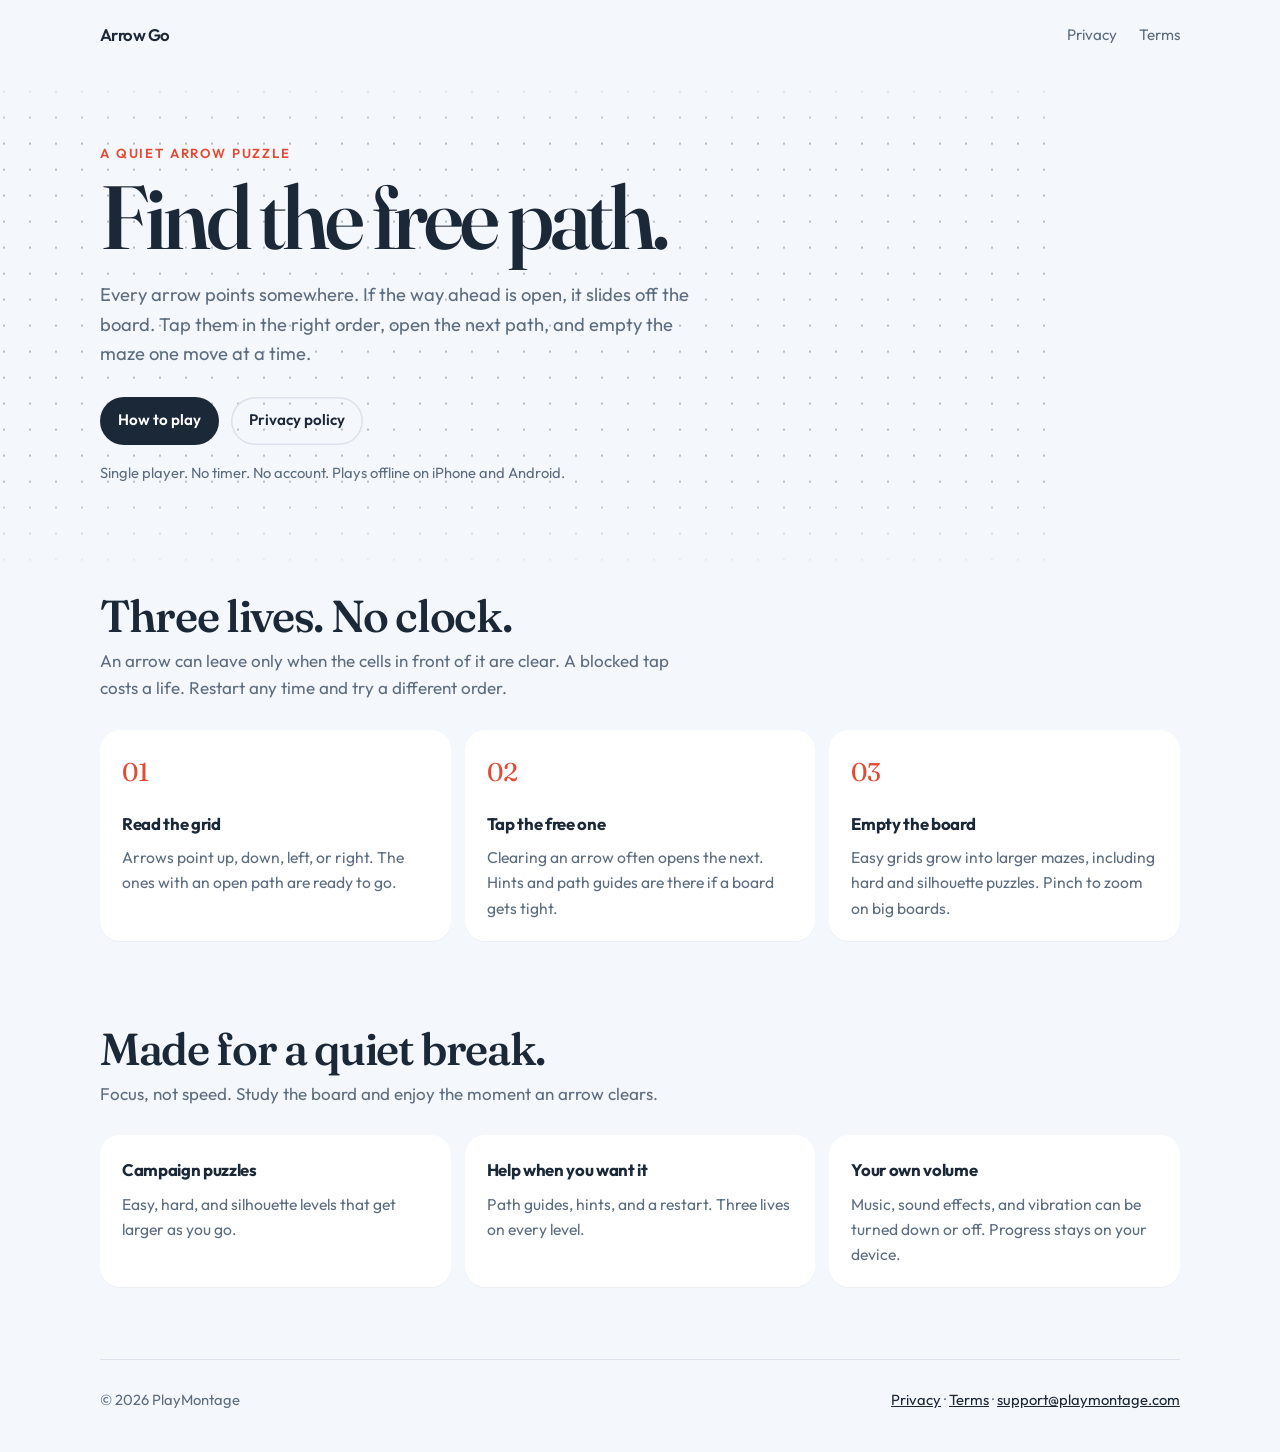
<file: index.html>
<!DOCTYPE html>
<html lang="en">
  <head>
    <meta charset="utf-8" />
    <meta name="viewport" content="width=device-width, initial-scale=1" />
    <title>Arrow Go — Tap arrows. Clear the board.</title>
    <meta
      name="description"
      content="Arrow Go is a relaxing arrow puzzle. Find the free path, tap the arrows in the right order, and clear the grid. No timer. Plays offline."
    />
    <meta name="theme-color" content="#f4f7fb" />
    <link rel="icon" href="favicon.png" />
    <link rel="apple-touch-icon" href="icon.png" />
    <link rel="preconnect" href="https://fonts.googleapis.com" />
    <link rel="preconnect" href="https://fonts.gstatic.com" crossorigin />
    <link
      href="https://fonts.googleapis.com/css2?family=Fraunces:opsz,wght@9..144,560&family=Outfit:wght@400;600&display=swap"
      rel="stylesheet"
    />
    <link rel="stylesheet" href="styles.css" />
  </head>
  <body>
    <div class="wrap">
      <header class="site-header">
        <a class="logo" href="index.html">Arrow Go</a>
        <nav>
          <a href="privacy.html">Privacy</a>
          <a href="terms.html">Terms</a>
        </nav>
      </header>

      <main>
        <section class="hero">
          <p class="kicker">A quiet arrow puzzle</p>
          <h1>Find the free path.</h1>
          <p class="lede">
            Every arrow points somewhere. If the way ahead is open, it slides off the board.
            Tap them in the right order, open the next path, and empty the maze one move at a time.
          </p>
          <div class="hero-actions">
            <a class="button primary" href="#how">How to play</a>
            <a class="button ghost" href="privacy.html">Privacy policy</a>
          </div>
          <p class="stores">Single player. No timer. No account. Plays offline on iPhone and Android.</p>
        </section>

        <section class="section" id="how">
          <h2>Three lives. No clock.</h2>
          <p class="section-intro">
            An arrow can leave only when the cells in front of it are clear. A blocked tap costs a life.
            Restart any time and try a different order.
          </p>
          <div class="steps">
            <article class="card">
              <span class="step-num">01</span>
              <h3>Read the grid</h3>
              <p>Arrows point up, down, left, or right. The ones with an open path are ready to go.</p>
            </article>
            <article class="card">
              <span class="step-num">02</span>
              <h3>Tap the free one</h3>
              <p>Clearing an arrow often opens the next. Hints and path guides are there if a board gets tight.</p>
            </article>
            <article class="card">
              <span class="step-num">03</span>
              <h3>Empty the board</h3>
              <p>Easy grids grow into larger mazes, including hard and silhouette puzzles. Pinch to zoom on big boards.</p>
            </article>
          </div>
        </section>

        <section class="section">
          <h2>Made for a quiet break.</h2>
          <p class="section-intro">Focus, not speed. Study the board and enjoy the moment an arrow clears.</p>
          <div class="features">
            <article class="card">
              <h3>Campaign puzzles</h3>
              <p>Easy, hard, and silhouette levels that get larger as you go.</p>
            </article>
            <article class="card">
              <h3>Help when you want it</h3>
              <p>Path guides, hints, and a restart. Three lives on every level.</p>
            </article>
            <article class="card">
              <h3>Your own volume</h3>
              <p>Music, sound effects, and vibration can be turned down or off. Progress stays on your device.</p>
            </article>
          </div>
        </section>
      </main>

      <footer class="site-footer">
        <span>© 2026 PlayMontage</span>
        <span>
          <a href="privacy.html">Privacy</a>
          ·
          <a href="terms.html">Terms</a>
          ·
          <a href="mailto:support@playmontage.com">support@playmontage.com</a>
        </span>
      </footer>
    </div>
  </body>
</html>
</file>
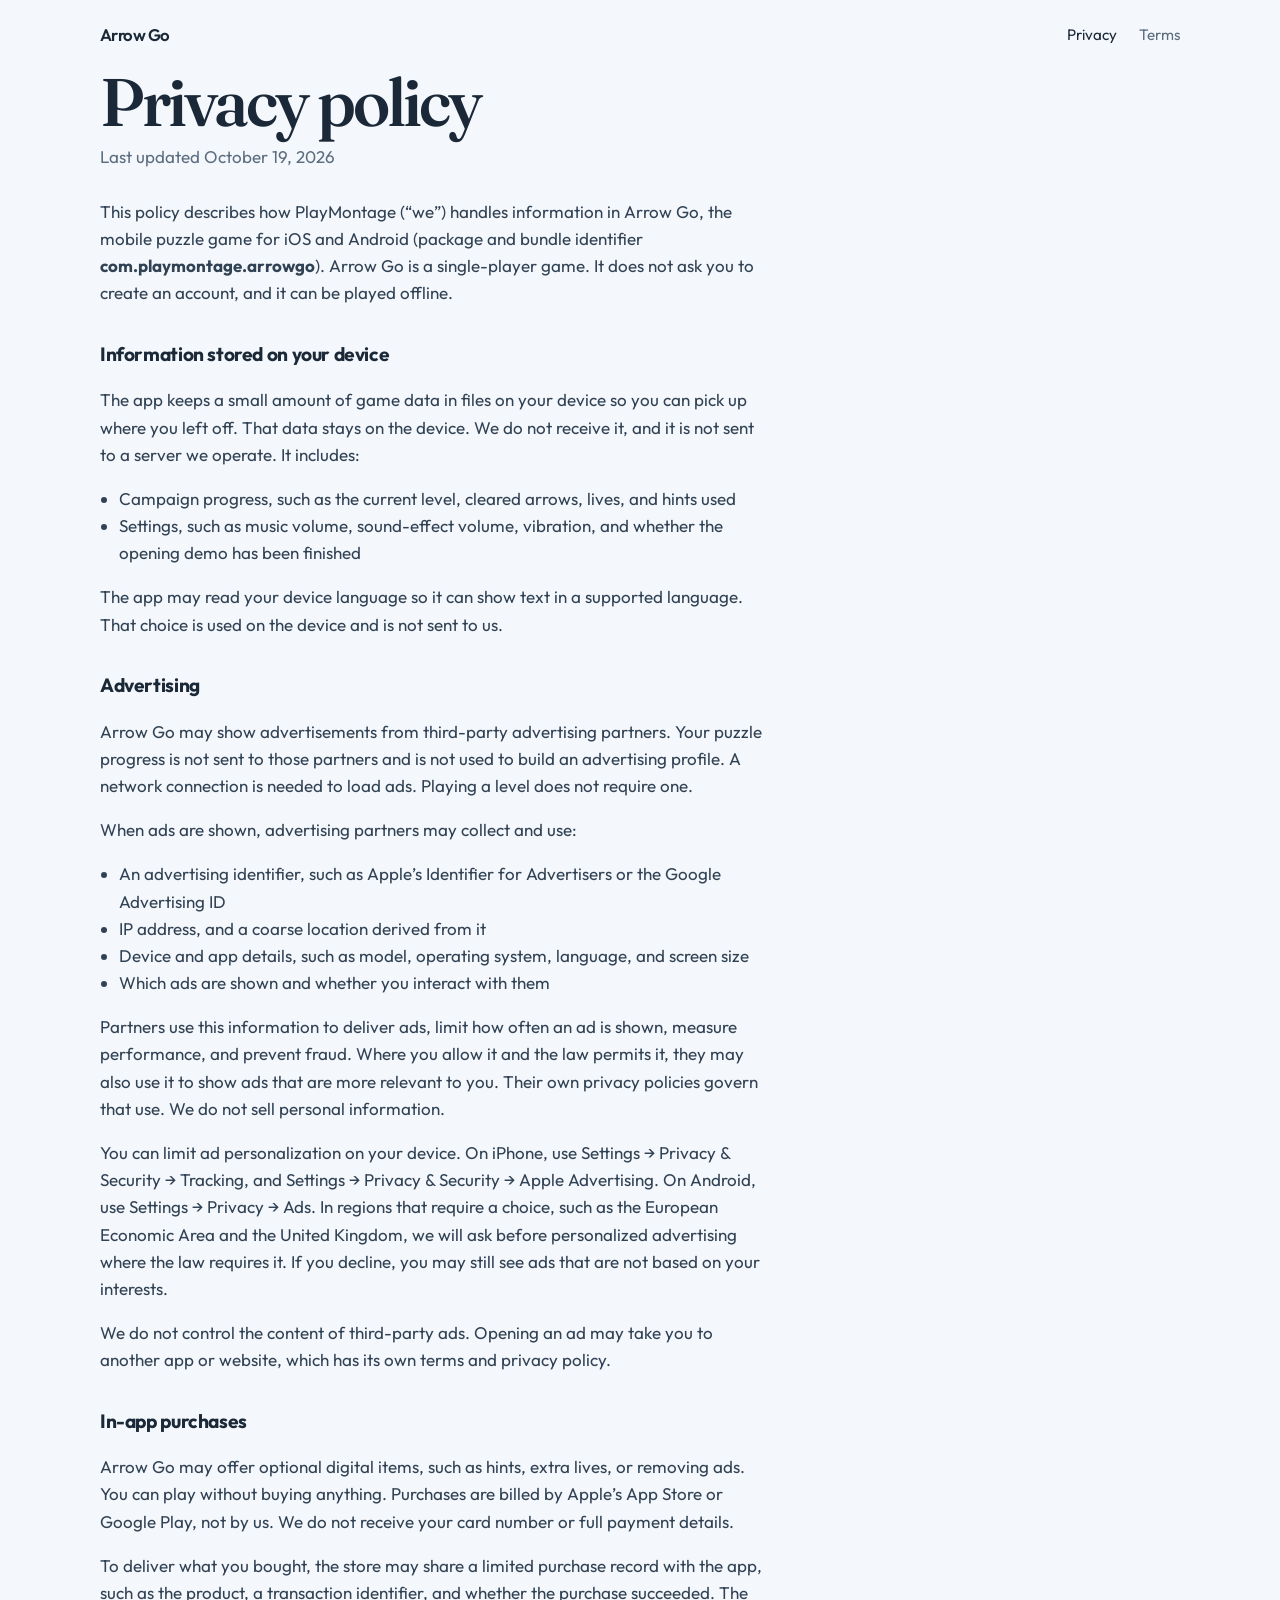
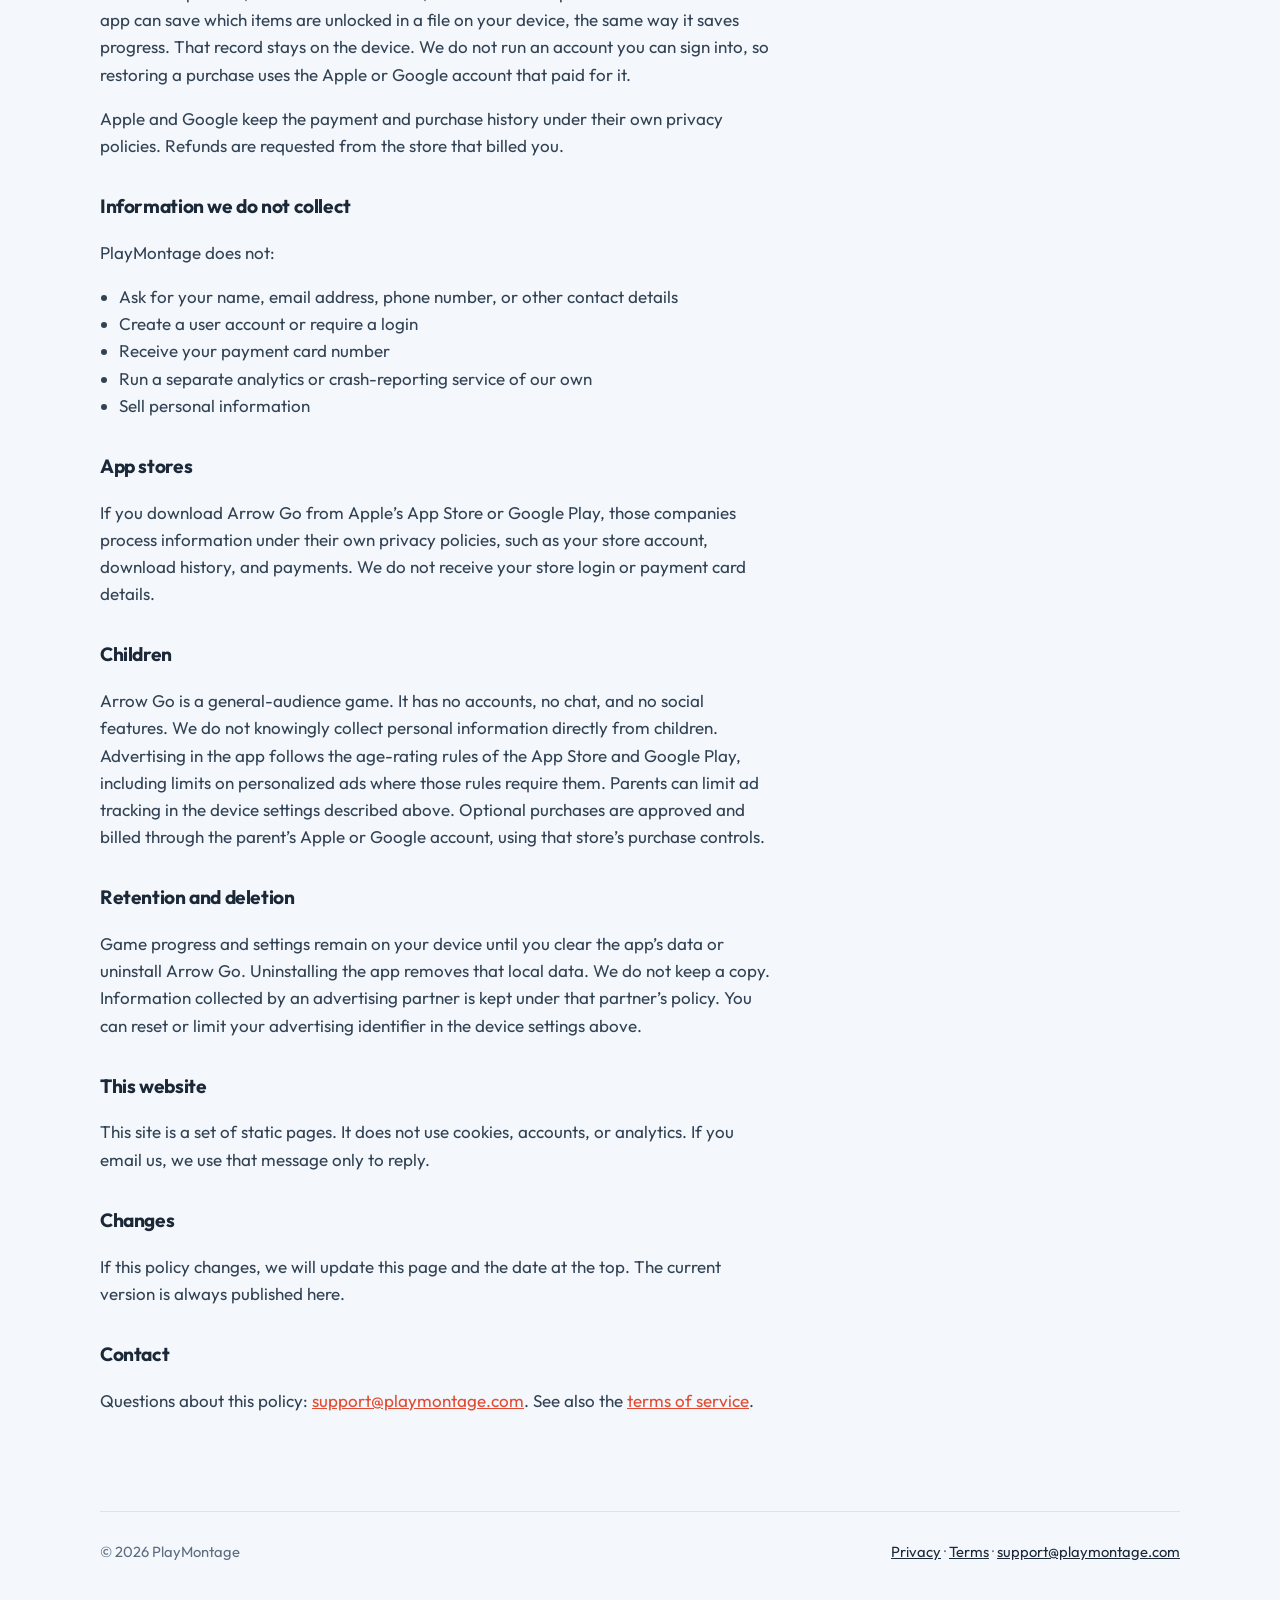
<file: privacy.html>
<!DOCTYPE html>
<html lang="en">
  <head>
    <meta charset="utf-8" />
    <meta name="viewport" content="width=device-width, initial-scale=1" />
    <title>Privacy Policy — Arrow Go</title>
    <meta
      name="description"
      content="Privacy policy for Arrow Go. Progress stays on your device. Covers advertising and optional in-app purchases billed by Apple or Google."
    />
    <meta name="theme-color" content="#f4f7fb" />
    <link rel="icon" href="favicon.png" />
    <link rel="apple-touch-icon" href="icon.png" />
    <link rel="preconnect" href="https://fonts.googleapis.com" />
    <link rel="preconnect" href="https://fonts.gstatic.com" crossorigin />
    <link
      href="https://fonts.googleapis.com/css2?family=Fraunces:opsz,wght@9..144,560&family=Outfit:wght@400;600&display=swap"
      rel="stylesheet"
    />
    <link rel="stylesheet" href="styles.css" />
  </head>
  <body>
    <div class="wrap">
      <header class="site-header">
        <a class="logo" href="index.html">Arrow Go</a>
        <nav>
          <a href="privacy.html" aria-current="page">Privacy</a>
          <a href="terms.html">Terms</a>
        </nav>
      </header>

      <main class="legal">
        <h1>Privacy policy</h1>
        <p class="updated">Last updated October 19, 2026</p>
        <div class="prose">
          <p>
            This policy describes how PlayMontage (“we”) handles information in Arrow Go, the mobile
            puzzle game for iOS and Android (package and bundle identifier
            <strong>com.playmontage.arrowgo</strong>). Arrow Go is a single-player game. It does not
            ask you to create an account, and it can be played offline.
          </p>

          <h2>Information stored on your device</h2>
          <p>
            The app keeps a small amount of game data in files on your device so you can pick up where
            you left off. That data stays on the device. We do not receive it, and it is not sent to a
            server we operate. It includes:
          </p>
          <ul>
            <li>Campaign progress, such as the current level, cleared arrows, lives, and hints used</li>
            <li>Settings, such as music volume, sound-effect volume, vibration, and whether the opening demo has been finished</li>
          </ul>
          <p>
            The app may read your device language so it can show text in a supported language. That
            choice is used on the device and is not sent to us.
          </p>

          <h2>Advertising</h2>
          <p>
            Arrow Go may show advertisements from third-party advertising partners. Your puzzle
            progress is not sent to those partners and is not used to build an advertising profile.
            A network connection is needed to load ads. Playing a level does not require one.
          </p>
          <p>When ads are shown, advertising partners may collect and use:</p>
          <ul>
            <li>An advertising identifier, such as Apple’s Identifier for Advertisers or the Google Advertising ID</li>
            <li>IP address, and a coarse location derived from it</li>
            <li>Device and app details, such as model, operating system, language, and screen size</li>
            <li>Which ads are shown and whether you interact with them</li>
          </ul>
          <p>
            Partners use this information to deliver ads, limit how often an ad is shown, measure
            performance, and prevent fraud. Where you allow it and the law permits it, they may also
            use it to show ads that are more relevant to you. Their own privacy policies govern that
            use. We do not sell personal information.
          </p>
          <p>
            You can limit ad personalization on your device. On iPhone, use Settings → Privacy &amp;
            Security → Tracking, and Settings → Privacy &amp; Security → Apple Advertising. On
            Android, use Settings → Privacy → Ads. In regions that require a choice, such as the
            European Economic Area and the United Kingdom, we will ask before personalized
            advertising where the law requires it. If you decline, you may still see ads that are
            not based on your interests.
          </p>
          <p>
            We do not control the content of third-party ads. Opening an ad may take you to another
            app or website, which has its own terms and privacy policy.
          </p>

          <h2>In-app purchases</h2>
          <p>
            Arrow Go may offer optional digital items, such as hints, extra lives, or removing ads.
            You can play without buying anything. Purchases are billed by Apple’s App Store or Google
            Play, not by us. We do not receive your card number or full payment details.
          </p>
          <p>
            To deliver what you bought, the store may share a limited purchase record with the app,
            such as the product, a transaction identifier, and whether the purchase succeeded. The
            app can save which items are unlocked in a file on your device, the same way it saves
            progress. That record stays on the device. We do not run an account you can sign into,
            so restoring a purchase uses the Apple or Google account that paid for it.
          </p>
          <p>
            Apple and Google keep the payment and purchase history under their own privacy policies.
            Refunds are requested from the store that billed you.
          </p>

          <h2>Information we do not collect</h2>
          <p>PlayMontage does not:</p>
          <ul>
            <li>Ask for your name, email address, phone number, or other contact details</li>
            <li>Create a user account or require a login</li>
            <li>Receive your payment card number</li>
            <li>Run a separate analytics or crash-reporting service of our own</li>
            <li>Sell personal information</li>
          </ul>

          <h2>App stores</h2>
          <p>
            If you download Arrow Go from Apple’s App Store or Google Play, those companies process
            information under their own privacy policies, such as your store account, download
            history, and payments. We do not receive your store login or payment card details.
          </p>

          <h2>Children</h2>
          <p>
            Arrow Go is a general-audience game. It has no accounts, no chat, and no social features.
            We do not knowingly collect personal information directly from children. Advertising in
            the app follows the age-rating rules of the App Store and Google Play, including limits
            on personalized ads where those rules require them. Parents can limit ad tracking in the
            device settings described above. Optional purchases are approved and billed through the
            parent’s Apple or Google account, using that store’s purchase controls.
          </p>

          <h2>Retention and deletion</h2>
          <p>
            Game progress and settings remain on your device until you clear the app’s data or
            uninstall Arrow Go. Uninstalling the app removes that local data. We do not keep a copy.
            Information collected by an advertising partner is kept under that partner’s policy. You
            can reset or limit your advertising identifier in the device settings above.
          </p>

          <h2>This website</h2>
          <p>
            This site is a set of static pages. It does not use cookies, accounts, or analytics. If
            you email us, we use that message only to reply.
          </p>

          <h2>Changes</h2>
          <p>
            If this policy changes, we will update this page and the date at the top. The current
            version is always published here.
          </p>

          <h2>Contact</h2>
          <p>
            Questions about this policy:
            <a href="mailto:support@playmontage.com">support@playmontage.com</a>.
            See also the <a href="terms.html">terms of service</a>.
          </p>
        </div>
      </main>

      <footer class="site-footer">
        <span>© 2026 PlayMontage</span>
        <span>
          <a href="privacy.html">Privacy</a>
          ·
          <a href="terms.html">Terms</a>
          ·
          <a href="mailto:support@playmontage.com">support@playmontage.com</a>
        </span>
      </footer>
    </div>
  </body>
</html>
</file>
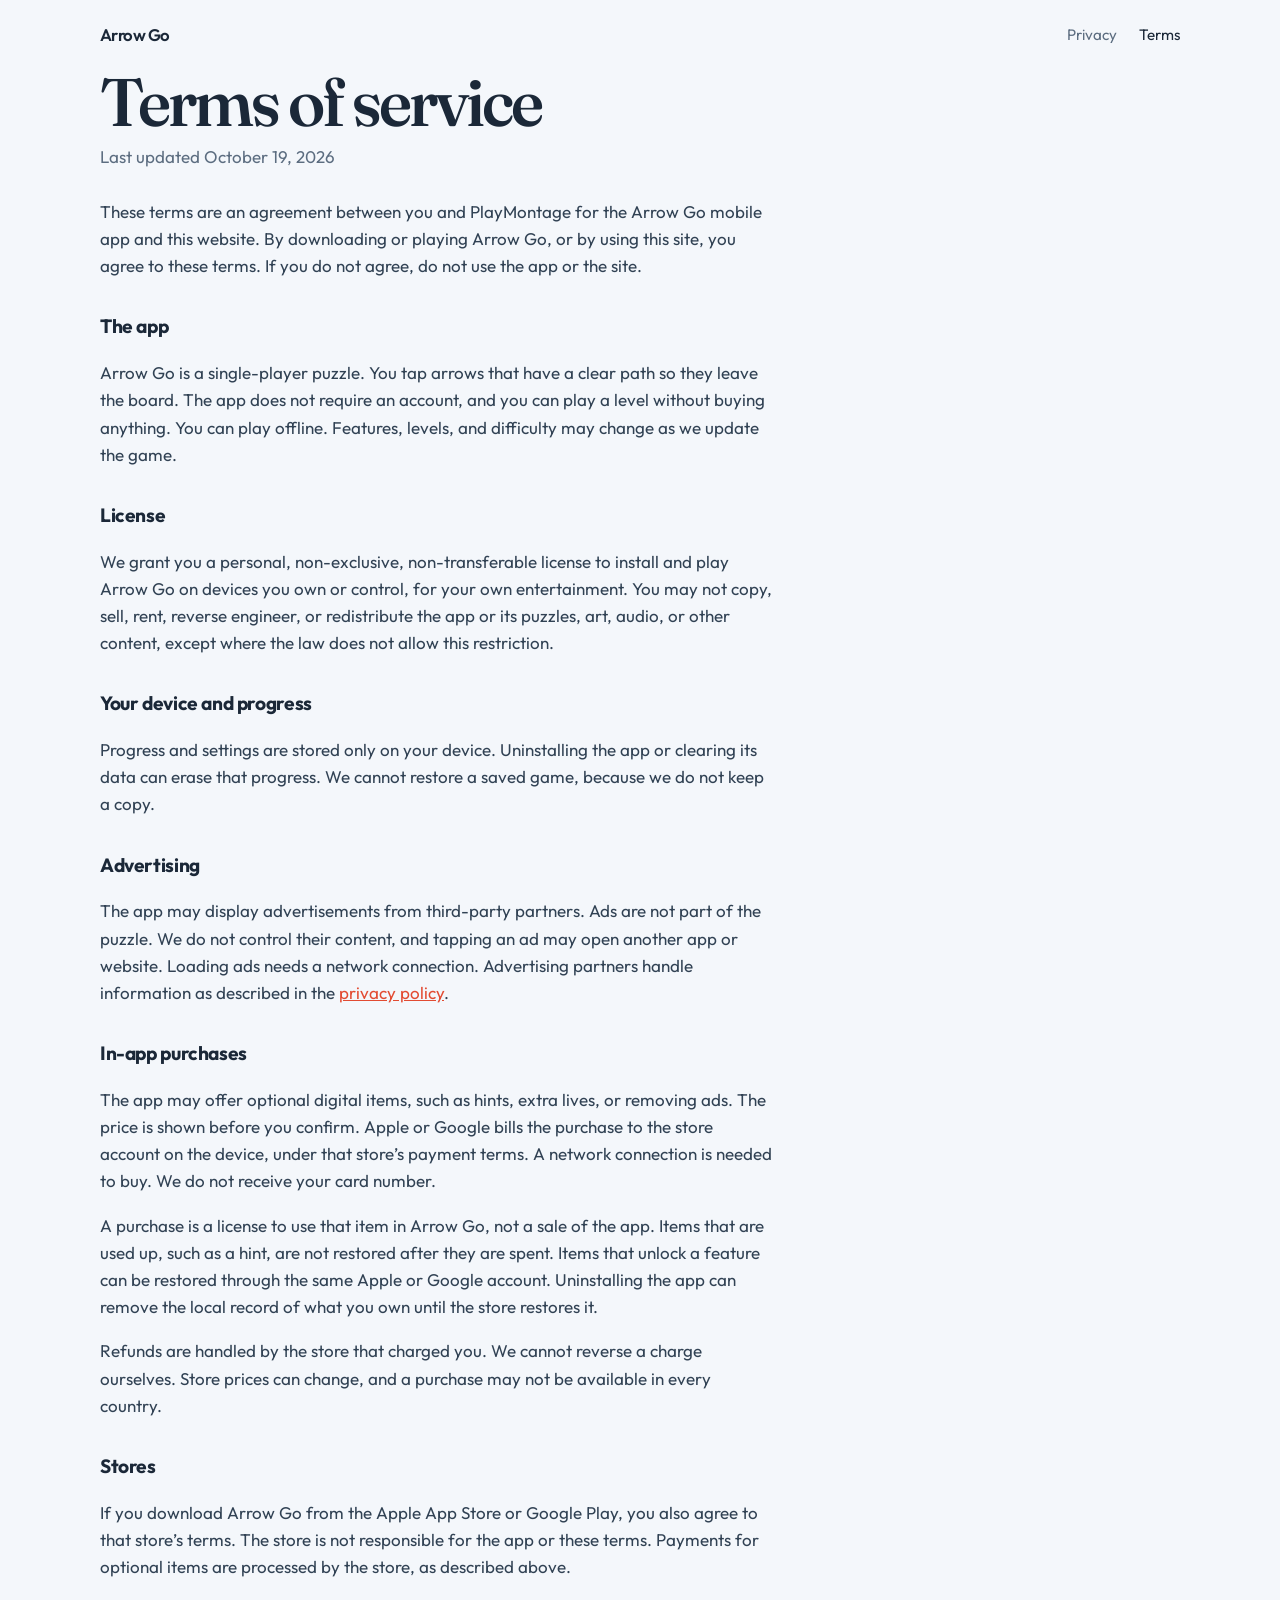
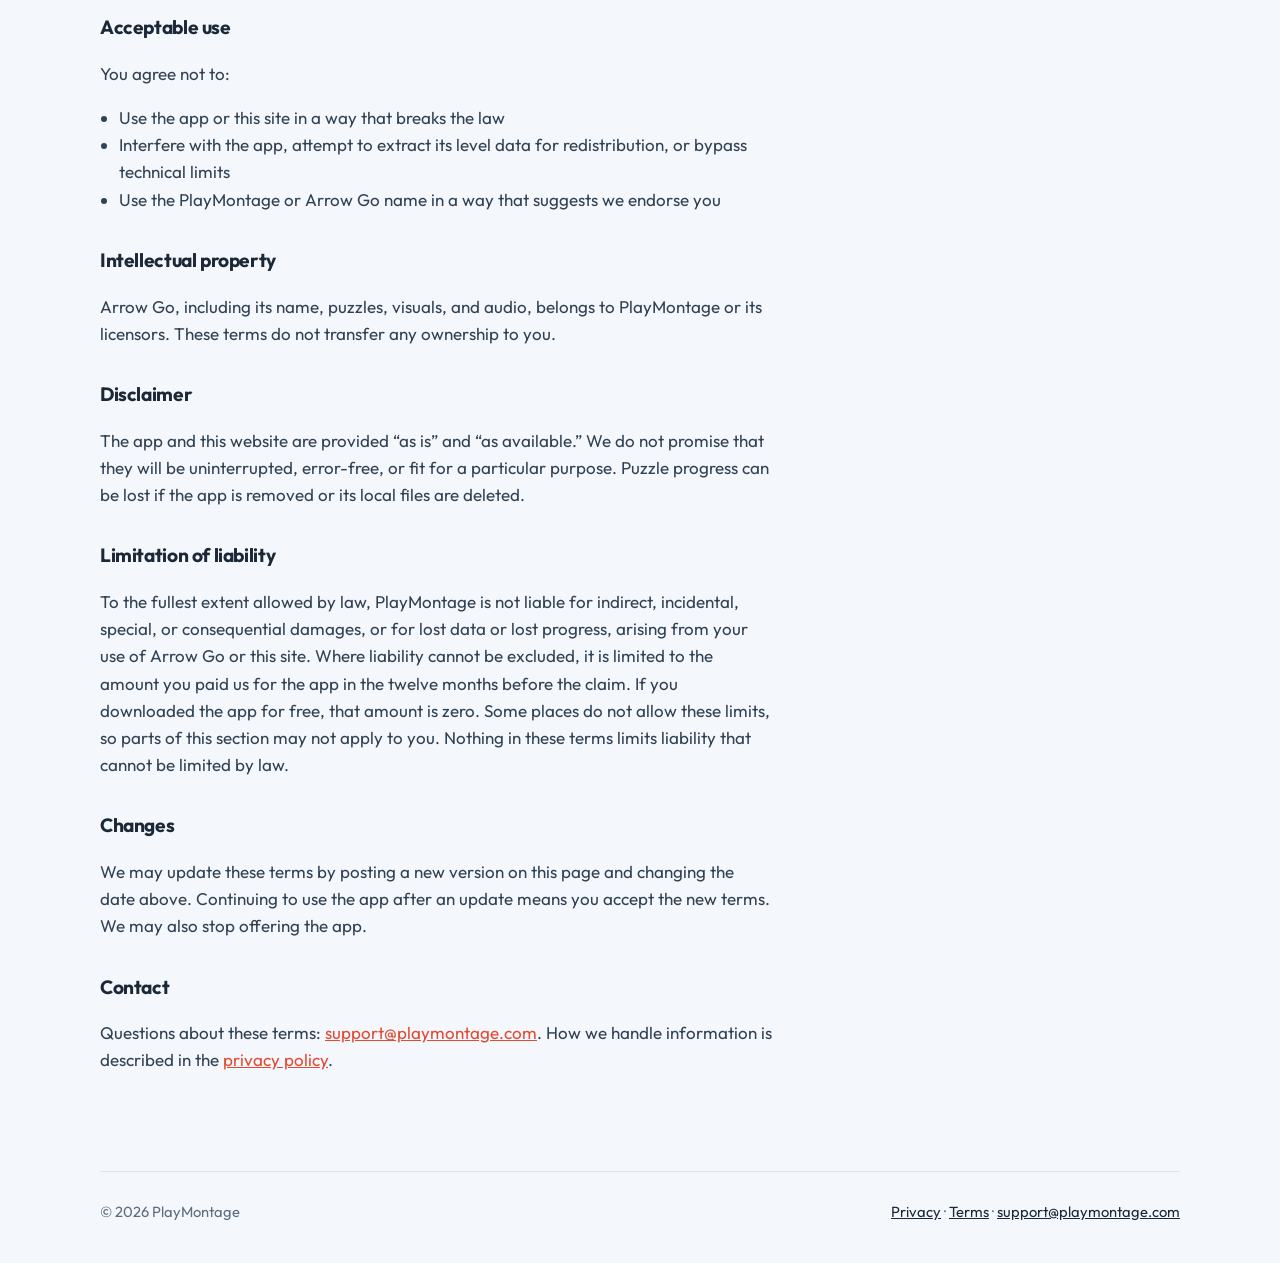
<file: terms.html>
<!DOCTYPE html>
<html lang="en">
  <head>
    <meta charset="utf-8" />
    <meta name="viewport" content="width=device-width, initial-scale=1" />
    <title>Terms of Service — Arrow Go</title>
    <meta
      name="description"
      content="Terms of service for Arrow Go, a single-player arrow puzzle from PlayMontage."
    />
    <meta name="theme-color" content="#f4f7fb" />
    <link rel="icon" href="favicon.png" />
    <link rel="apple-touch-icon" href="icon.png" />
    <link rel="preconnect" href="https://fonts.googleapis.com" />
    <link rel="preconnect" href="https://fonts.gstatic.com" crossorigin />
    <link
      href="https://fonts.googleapis.com/css2?family=Fraunces:opsz,wght@9..144,560&family=Outfit:wght@400;600&display=swap"
      rel="stylesheet"
    />
    <link rel="stylesheet" href="styles.css" />
  </head>
  <body>
    <div class="wrap">
      <header class="site-header">
        <a class="logo" href="index.html">Arrow Go</a>
        <nav>
          <a href="privacy.html">Privacy</a>
          <a href="terms.html" aria-current="page">Terms</a>
        </nav>
      </header>

      <main class="legal">
        <h1>Terms of service</h1>
        <p class="updated">Last updated October 19, 2026</p>
        <div class="prose">
          <p>
            These terms are an agreement between you and PlayMontage for the Arrow Go mobile app and
            this website. By downloading or playing Arrow Go, or by using this site, you agree to
            these terms. If you do not agree, do not use the app or the site.
          </p>

          <h2>The app</h2>
          <p>
            Arrow Go is a single-player puzzle. You tap arrows that have a clear path so they leave
            the board. The app does not require an account, and you can play a level without buying
            anything. You can play offline. Features, levels, and difficulty may change as we update
            the game.
          </p>

          <h2>License</h2>
          <p>
            We grant you a personal, non-exclusive, non-transferable license to install and play
            Arrow Go on devices you own or control, for your own entertainment. You may not copy,
            sell, rent, reverse engineer, or redistribute the app or its puzzles, art, audio, or
            other content, except where the law does not allow this restriction.
          </p>

          <h2>Your device and progress</h2>
          <p>
            Progress and settings are stored only on your device. Uninstalling the app or clearing
            its data can erase that progress. We cannot restore a saved game, because we do not keep
            a copy.
          </p>

          <h2>Advertising</h2>
          <p>
            The app may display advertisements from third-party partners. Ads are not part of the
            puzzle. We do not control their content, and tapping an ad may open another app or
            website. Loading ads needs a network connection. Advertising partners handle information
            as described in the <a href="privacy.html">privacy policy</a>.
          </p>

          <h2>In-app purchases</h2>
          <p>
            The app may offer optional digital items, such as hints, extra lives, or removing ads.
            The price is shown before you confirm. Apple or Google bills the purchase to the store
            account on the device, under that store’s payment terms. A network connection is needed
            to buy. We do not receive your card number.
          </p>
          <p>
            A purchase is a license to use that item in Arrow Go, not a sale of the app. Items that
            are used up, such as a hint, are not restored after they are spent. Items that unlock a
            feature can be restored through the same Apple or Google account. Uninstalling the app
            can remove the local record of what you own until the store restores it.
          </p>
          <p>
            Refunds are handled by the store that charged you. We cannot reverse a charge ourselves.
            Store prices can change, and a purchase may not be available in every country.
          </p>

          <h2>Stores</h2>
          <p>
            If you download Arrow Go from the Apple App Store or Google Play, you also agree to that
            store’s terms. The store is not responsible for the app or these terms. Payments for
            optional items are processed by the store, as described above.
          </p>

          <h2>Acceptable use</h2>
          <p>You agree not to:</p>
          <ul>
            <li>Use the app or this site in a way that breaks the law</li>
            <li>Interfere with the app, attempt to extract its level data for redistribution, or bypass technical limits</li>
            <li>Use the PlayMontage or Arrow Go name in a way that suggests we endorse you</li>
          </ul>

          <h2>Intellectual property</h2>
          <p>
            Arrow Go, including its name, puzzles, visuals, and audio, belongs to PlayMontage or its
            licensors. These terms do not transfer any ownership to you.
          </p>

          <h2>Disclaimer</h2>
          <p>
            The app and this website are provided “as is” and “as available.” We do not promise that
            they will be uninterrupted, error-free, or fit for a particular purpose. Puzzle progress
            can be lost if the app is removed or its local files are deleted.
          </p>

          <h2>Limitation of liability</h2>
          <p>
            To the fullest extent allowed by law, PlayMontage is not liable for indirect, incidental,
            special, or consequential damages, or for lost data or lost progress, arising from your
            use of Arrow Go or this site. Where liability cannot be excluded, it is limited to the
            amount you paid us for the app in the twelve months before the claim. If you downloaded
            the app for free, that amount is zero. Some places do not allow these limits, so parts of
            this section may not apply to you. Nothing in these terms limits liability that cannot be
            limited by law.
          </p>

          <h2>Changes</h2>
          <p>
            We may update these terms by posting a new version on this page and changing the date
            above. Continuing to use the app after an update means you accept the new terms. We may
            also stop offering the app.
          </p>

          <h2>Contact</h2>
          <p>
            Questions about these terms:
            <a href="mailto:support@playmontage.com">support@playmontage.com</a>.
            How we handle information is described in the
            <a href="privacy.html">privacy policy</a>.
          </p>
        </div>
      </main>

      <footer class="site-footer">
        <span>© 2026 PlayMontage</span>
        <span>
          <a href="privacy.html">Privacy</a>
          ·
          <a href="terms.html">Terms</a>
          ·
          <a href="mailto:support@playmontage.com">support@playmontage.com</a>
        </span>
      </footer>
    </div>
  </body>
</html>
</file>
<file: styles.css>
:root {
  --bg: #f4f7fb;
  --ink: #1b2838;
  --muted: #5c6d80;
  --line: #dce3ec;
  --card: #ffffff;
  --accent: #e24b32;
  --max: 1080px;
  --serif: "Fraunces", "Iowan Old Style", Palatino, Georgia, serif;
  --sans: "Outfit", "Avenir Next", "Segoe UI", sans-serif;
}

* {
  box-sizing: border-box;
}

html {
  scroll-behavior: smooth;
}

body {
  margin: 0;
  overflow-x: hidden;
  min-height: 100vh;
  background: var(--bg);
  color: var(--ink);
  font-family: var(--sans);
  font-size: 17px;
  line-height: 1.6;
}

a {
  color: inherit;
}

img {
  max-width: 100%;
}

.wrap {
  width: min(var(--max), calc(100% - 40px));
  margin: 0 auto;
}

.site-header {
  display: flex;
  align-items: center;
  justify-content: space-between;
  padding: 22px 0;
}

.logo {
  display: inline-flex;
  align-items: center;
  gap: 10px;
  text-decoration: none;
  font-weight: 600;
  letter-spacing: -0.03em;
  font-size: 1.05rem;
}

.site-header nav {
  display: flex;
  gap: 22px;
}

.site-header nav a {
  text-decoration: none;
  color: var(--muted);
  font-size: 0.95rem;
}

.site-header nav a[aria-current="page"],
.site-header nav a:hover {
  color: var(--ink);
}

.hero {
  position: relative;
  isolation: isolate;
  max-width: 40rem;
  padding: 72px 0 96px;
}

.hero::before {
  content: "";
  position: absolute;
  z-index: -1;
  top: 0;
  bottom: 0;
  left: 50%;
  width: 100vw;
  transform: translateX(-50%);
  background-image: radial-gradient(circle, rgba(27, 40, 56, 0.28) 1.4px, transparent 1.55px);
  background-size: 26px 26px;
  background-position: center;
  mask-image: linear-gradient(to bottom, transparent, #000 12%, #000 80%, transparent);
  pointer-events: none;
}

.kicker {
  margin: 0 0 12px;
  color: var(--accent);
  font-size: 0.82rem;
  font-weight: 600;
  letter-spacing: 0.14em;
  text-transform: uppercase;
}

h1 {
  margin: 0;
  font-family: var(--serif);
  font-weight: 560;
  font-size: clamp(3.2rem, 7vw, 5.6rem);
  letter-spacing: -0.045em;
  line-height: 0.92;
}

.lede {
  max-width: 38rem;
  margin: 22px 0 0;
  color: var(--muted);
  font-size: 1.15rem;
}

.hero-actions {
  display: flex;
  flex-wrap: wrap;
  gap: 12px;
  margin-top: 28px;
}

.button {
  display: inline-flex;
  align-items: center;
  justify-content: center;
  min-height: 48px;
  padding: 0 18px;
  border-radius: 999px;
  text-decoration: none;
  font-weight: 600;
  font-size: 0.95rem;
}

.button.primary {
  background: var(--ink);
  color: #fff;
}

.button.ghost {
  background: transparent;
  color: var(--ink);
  box-shadow: inset 0 0 0 1.5px var(--line);
}

.stores {
  margin: 16px 0 0;
  color: var(--muted);
  font-size: 0.92rem;
}

.section {
  padding: 12px 0 72px;
}

.section h2 {
  margin: 0 0 8px;
  font-family: var(--serif);
  font-weight: 560;
  font-size: clamp(2rem, 4vw, 2.8rem);
  letter-spacing: -0.03em;
  line-height: 1.05;
}

.section-intro {
  margin: 0 0 28px;
  max-width: 36rem;
  color: var(--muted);
}

.steps,
.features {
  display: grid;
  gap: 14px;
}

.steps {
  grid-template-columns: repeat(3, 1fr);
}

.features {
  grid-template-columns: repeat(3, 1fr);
}

.card {
  background: var(--card);
  border-radius: 20px;
  padding: 22px 22px 20px;
  box-shadow: 0 1px 0 rgba(27, 40, 56, 0.04);
}

.step-num {
  display: block;
  margin-bottom: 18px;
  color: var(--accent);
  font-family: var(--serif);
  font-size: 1.6rem;
  letter-spacing: -0.04em;
}

.card h3 {
  margin: 0 0 8px;
  font-size: 1.05rem;
  letter-spacing: -0.02em;
}

.card p {
  margin: 0;
  color: var(--muted);
  font-size: 0.98rem;
}

.site-footer {
  display: flex;
  justify-content: space-between;
  gap: 16px;
  flex-wrap: wrap;
  border-top: 1px solid var(--line);
  padding: 28px 0 40px;
  color: var(--muted);
  font-size: 0.92rem;
}

.site-footer a {
  color: var(--ink);
}

.legal {
  padding-bottom: 80px;
}

.legal h1 {
  font-size: clamp(2.6rem, 6vw, 4.2rem);
  margin-bottom: 10px;
}

.updated {
  color: var(--muted);
  margin: 0 0 28px;
}

.prose {
  max-width: 42rem;
}

.prose h2 {
  margin: 32px 0 8px;
  font-size: 1.2rem;
  letter-spacing: -0.02em;
}

.prose p,
.prose li {
  color: #314254;
}

.prose ul {
  margin: 8px 0 0;
  padding-left: 1.2rem;
}

.prose a {
  color: var(--accent);
}

@media (max-width: 860px) {
  .steps,
  .features {
    grid-template-columns: 1fr;
  }

  .hero {
    padding: 36px 0 72px;
  }
}

@media (max-width: 640px) {
  .wrap {
    width: min(var(--max), calc(100% - 28px));
  }

  .site-header nav {
    gap: 14px;
  }
}
</file>
